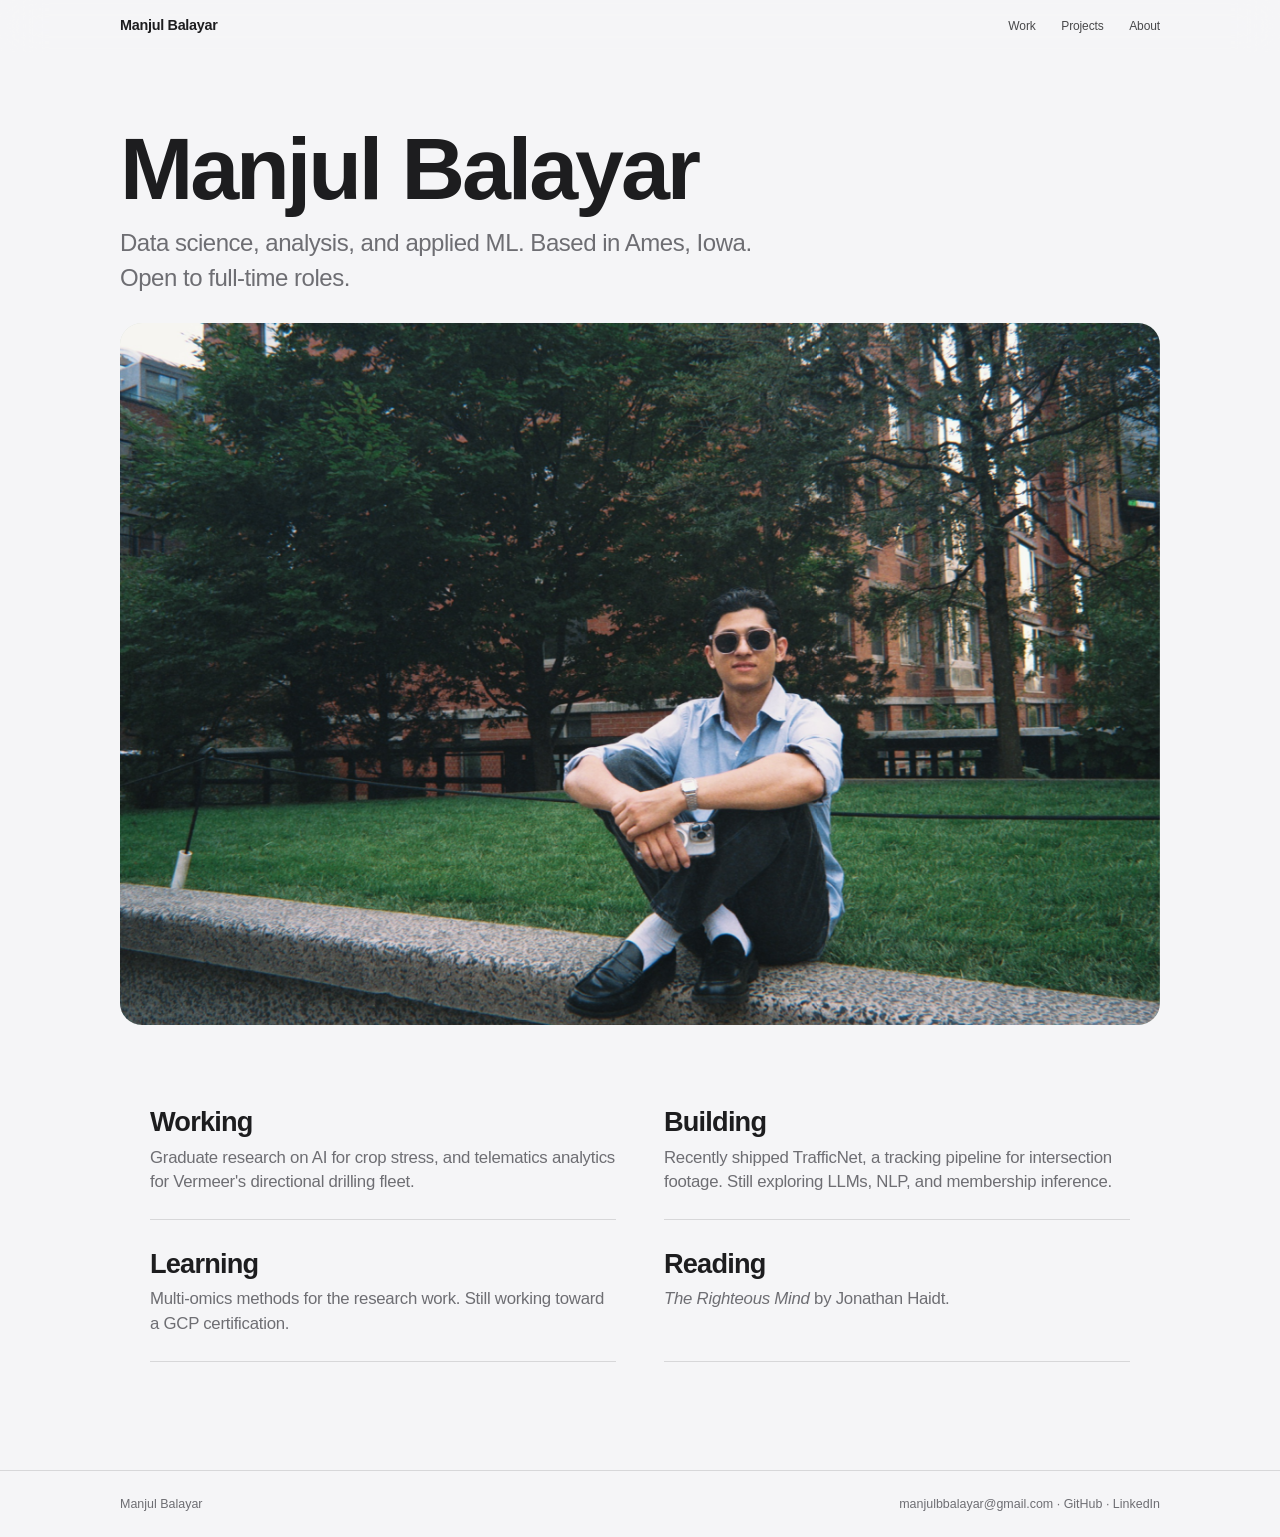
<file: index.html>
<!DOCTYPE html>
<html lang="en">
  <head>
    <meta charset="UTF-8" />
    <meta name="viewport" content="width=device-width, initial-scale=1.0" />
    <title>Manjul Balayar</title>
    <meta name="description" content="Data scientist and AI graduate student at Iowa State. I work on pipelines, analytics, and machine learning." />
    <meta property="og:title" content="Manjul Balayar" />
    <meta property="og:description" content="Data scientist and AI graduate student. Pipelines, analytics, and machine learning." />
    <meta property="og:image" content="me.jpg" />
    <script>document.documentElement.classList.add("js");</script>
    <link rel="stylesheet" href="style.css?v=3" />
  </head>
  <body>
    <a class="skip" href="#main">Skip to content</a>

    <header>
      <nav>
        <a class="nav-name" href="index.html">Manjul Balayar</a>
        <button class="nav-toggle" type="button" aria-label="Menu" aria-expanded="false">
          <span></span><span></span>
        </button>
        <ul class="nav-links">
          <li><a href="work.html">Work</a></li>
          <li><a href="projects.html">Projects</a></li>
          <li><a href="about.html">About</a></li>
        </ul>
      </nav>
    </header>

    <main id="main">
      <section class="intro">
        <h1 class="rise">Manjul Balayar</h1>
        <p class="lede rise rise-2">Data science, analysis, and applied ML. Based in Ames, Iowa. Open to full-time roles.</p>
      </section>

      <figure class="portrait rise rise-4">
        <div class="portrait-clip">
          <img
            src="me.jpg"
            alt="Manjul Balayar sitting on a ledge outdoors, holding a camera"
            width="1600"
            height="1067"
            fetchpriority="high"
          />
        </div>
      </figure>

      <section class="section now-section wrap">
        <ul class="now-list">
          <li class="reveal">
            <h2>Working</h2>
            <p>Graduate research on AI for crop stress, and telematics analytics for Vermeer's directional drilling fleet.</p>
          </li>
          <li class="reveal">
            <h2>Building</h2>
            <p>Recently shipped TrafficNet, a tracking pipeline for intersection footage. Still exploring LLMs, NLP, and membership inference.</p>
          </li>
          <li class="reveal">
            <h2>Learning</h2>
            <p>Multi-omics methods for the research work. Still working toward a GCP certification.</p>
          </li>
          <li class="reveal">
            <h2>Reading</h2>
            <p><em>The Righteous Mind</em> by Jonathan Haidt.</p>
          </li>
        </ul>
      </section>
    </main>

    <footer>
      <div class="footer-inner">
        <p>Manjul Balayar</p>
        <p>
          <a href="mailto:manjulbbalayar@gmail.com">manjulbbalayar@gmail.com</a>
          ·
          <a href="https://github.com/ManjulBalayar" target="_blank" rel="noopener">GitHub</a>
          ·
          <a href="https://www.linkedin.com/in/manjul-balayar-b77b04251/" target="_blank" rel="noopener">LinkedIn</a>
        </p>
      </div>
    </footer>

    <script src="app.js?v=3"></script>
  </body>
</html>
</file>
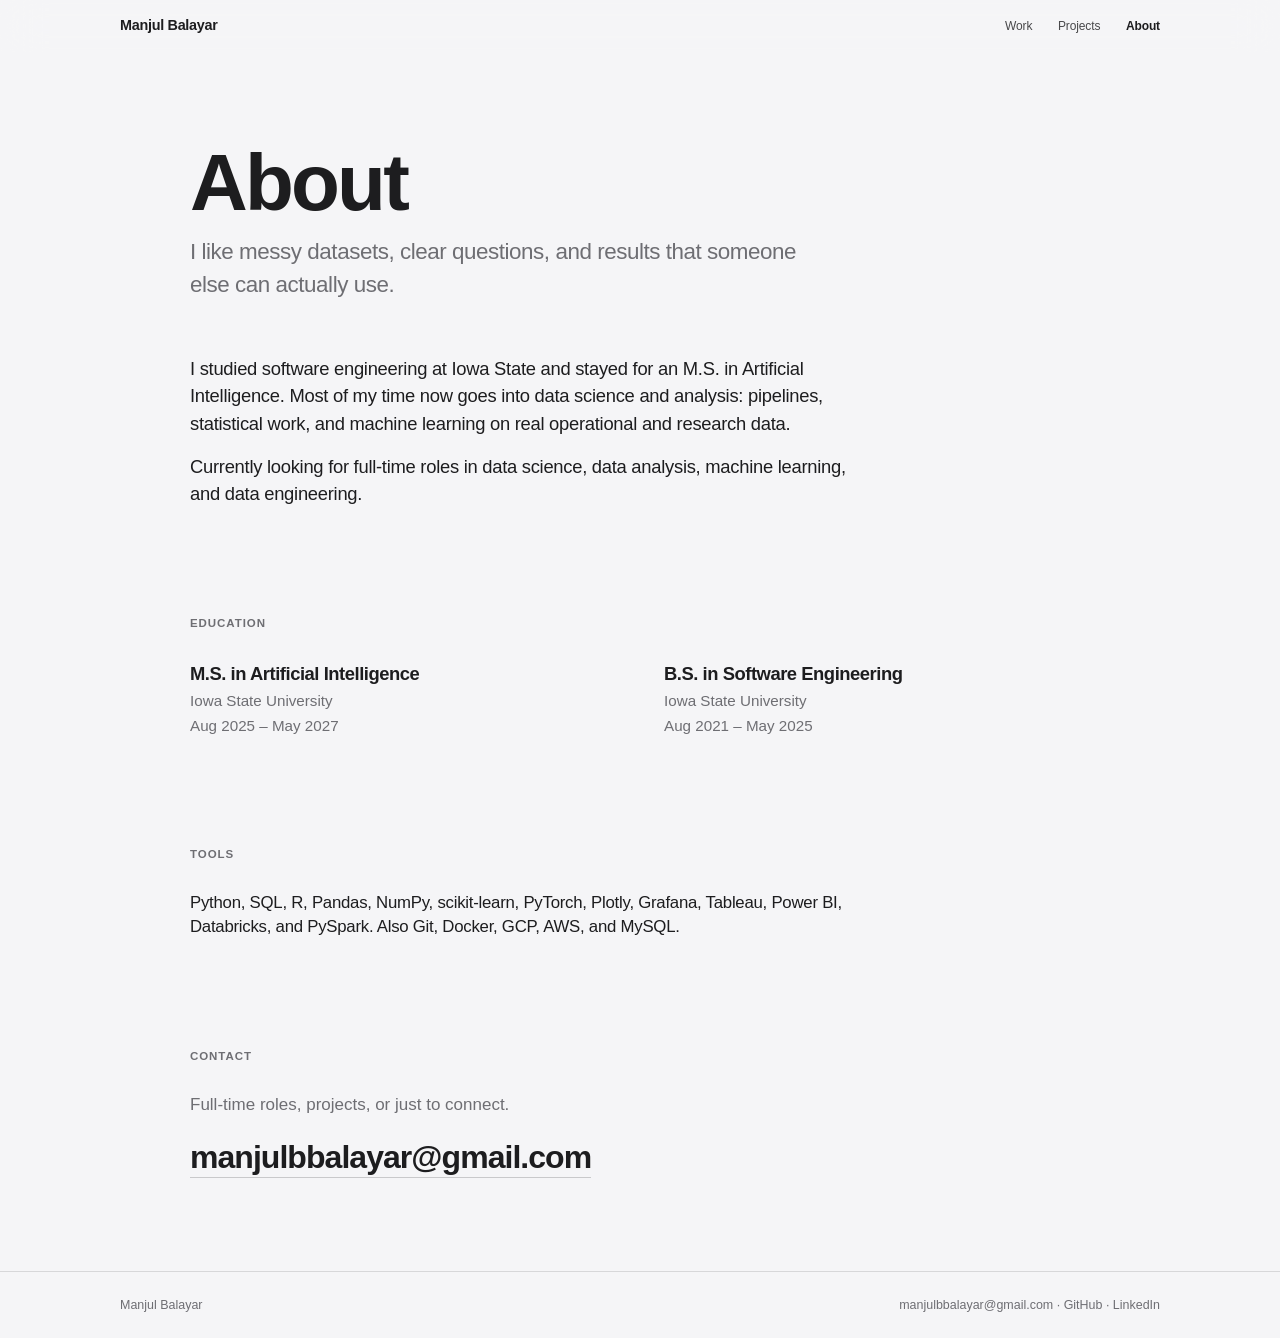
<file: about.html>
<!DOCTYPE html>
<html lang="en">
  <head>
    <meta charset="UTF-8" />
    <meta name="viewport" content="width=device-width, initial-scale=1.0" />
    <title>About · Manjul Balayar</title>
    <meta name="description" content="About Manjul Balayar, data scientist and AI graduate student at Iowa State University." />
    <script>document.documentElement.classList.add("js");</script>
    <link rel="stylesheet" href="style.css?v=3" />
  </head>
  <body>
    <a class="skip" href="#main">Skip to content</a>

    <header>
      <nav>
        <a class="nav-name" href="index.html">Manjul Balayar</a>
        <button class="nav-toggle" type="button" aria-label="Menu" aria-expanded="false">
          <span></span><span></span>
        </button>
        <ul class="nav-links">
          <li><a href="work.html">Work</a></li>
          <li><a href="projects.html">Projects</a></li>
          <li><a class="is-active" href="about.html">About</a></li>
        </ul>
      </nav>
    </header>

    <main id="main">
      <div class="wrap">
        <section class="page-intro">
          <h1 class="rise">About</h1>
          <p class="lede rise rise-2">I like messy datasets, clear questions, and results that someone else can actually use.</p>
        </section>

        <section class="section">
          <div class="prose reveal">
            <p>I studied software engineering at Iowa State and stayed for an M.S. in Artificial Intelligence. Most of my time now goes into data science and analysis: pipelines, statistical work, and machine learning on real operational and research data.</p>
            <p>Currently looking for full-time roles in data science, data analysis, machine learning, and data engineering.</p>
          </div>
        </section>

        <section class="section">
          <span class="section-label reveal">Education</span>
          <div class="edu">
            <div class="reveal">
              <h3>M.S. in Artificial Intelligence</h3>
              <p>Iowa State University</p>
              <p>Aug 2025 – May 2027</p>
            </div>
            <div class="reveal">
              <h3>B.S. in Software Engineering</h3>
              <p>Iowa State University</p>
              <p>Aug 2021 – May 2025</p>
            </div>
          </div>
        </section>

        <section class="section">
          <span class="section-label reveal">Tools</span>
          <p class="skills-copy reveal">Python, SQL, R, Pandas, NumPy, scikit-learn, PyTorch, Plotly, Grafana, Tableau, Power BI, Databricks, and PySpark. Also Git, Docker, GCP, AWS, and MySQL.</p>
        </section>

        <section class="contact-block">
          <span class="section-label reveal">Contact</span>
          <p class="contact-note reveal">Full-time roles, projects, or just to connect.</p>
          <a class="reveal" href="mailto:manjulbbalayar@gmail.com">manjulbbalayar@gmail.com</a>
        </section>
      </div>
    </main>

    <footer>
      <div class="footer-inner">
        <p>Manjul Balayar</p>
        <p>
          <a href="mailto:manjulbbalayar@gmail.com">manjulbbalayar@gmail.com</a>
          ·
          <a href="https://github.com/ManjulBalayar" target="_blank" rel="noopener">GitHub</a>
          ·
          <a href="https://www.linkedin.com/in/manjul-balayar-b77b04251/" target="_blank" rel="noopener">LinkedIn</a>
        </p>
      </div>
    </footer>

    <script src="app.js?v=3"></script>
  </body>
</html>
</file>
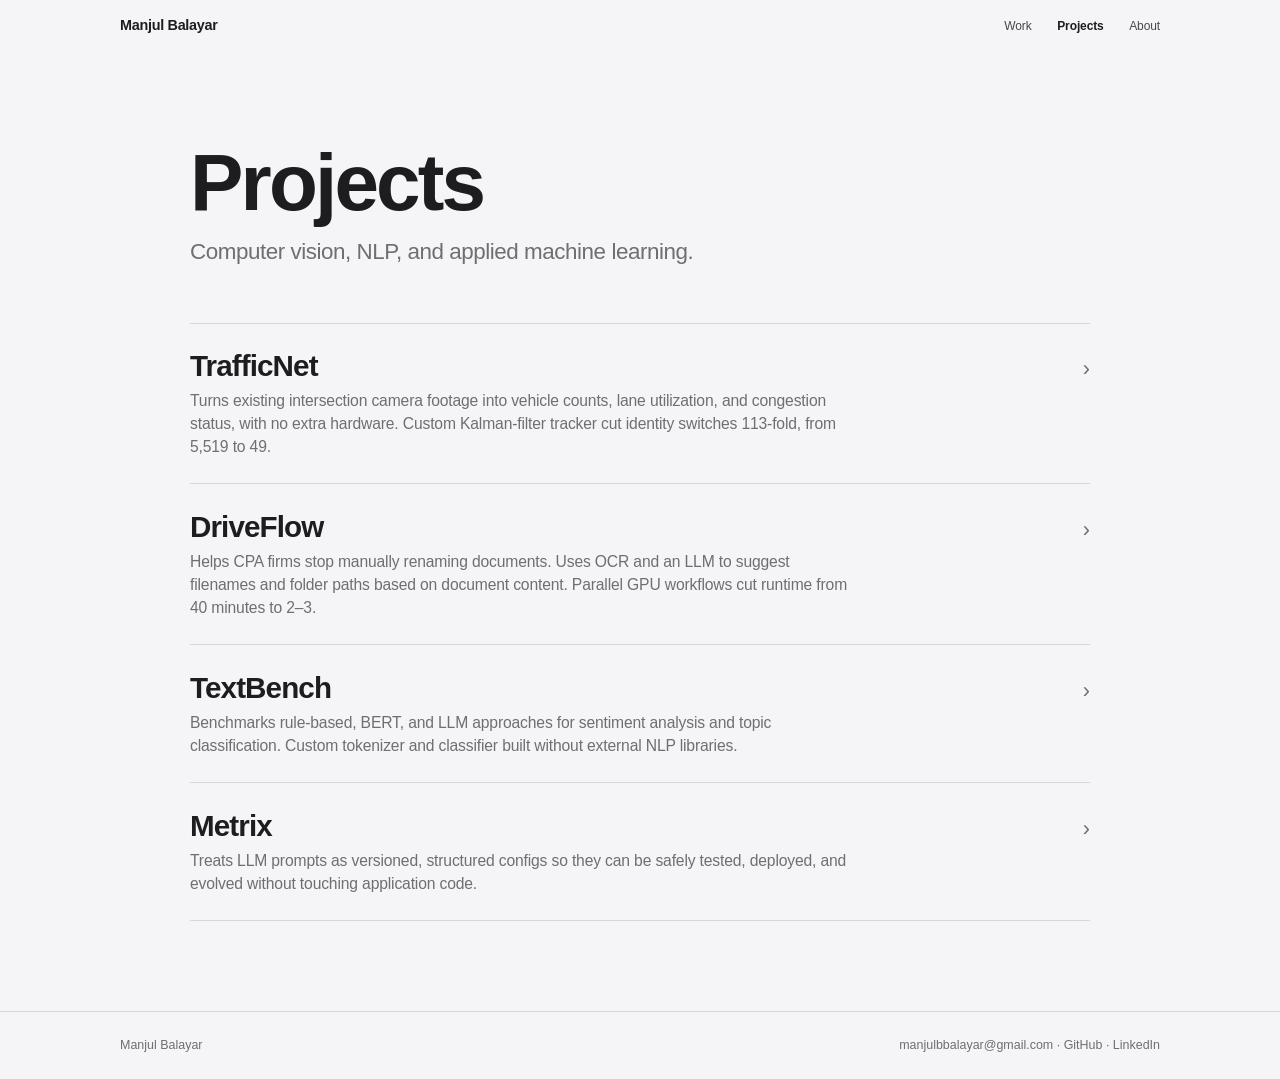
<file: projects.html>
<!DOCTYPE html>
<html lang="en">
  <head>
    <meta charset="UTF-8" />
    <meta name="viewport" content="width=device-width, initial-scale=1.0" />
    <title>Projects · Manjul Balayar</title>
    <meta name="description" content="Selected projects in computer vision, document automation, NLP, and LLM systems." />
    <script>document.documentElement.classList.add("js");</script>
    <link rel="stylesheet" href="style.css?v=3" />
  </head>
  <body>
    <a class="skip" href="#main">Skip to content</a>

    <header>
      <nav>
        <a class="nav-name" href="index.html">Manjul Balayar</a>
        <button class="nav-toggle" type="button" aria-label="Menu" aria-expanded="false">
          <span></span><span></span>
        </button>
        <ul class="nav-links">
          <li><a href="work.html">Work</a></li>
          <li><a class="is-active" href="projects.html">Projects</a></li>
          <li><a href="about.html">About</a></li>
        </ul>
      </nav>
    </header>

    <main id="main">
      <div class="wrap">
        <section class="page-intro">
          <h1 class="rise">Projects</h1>
          <p class="lede rise rise-2">Computer vision, NLP, and applied machine learning.</p>
        </section>

        <div class="row-list page-end">
          <a class="row-link reveal" id="trafficnet" href="https://github.com/ManjulBalayar/TrafficNet" target="_blank" rel="noopener">
            <div>
              <h2>TrafficNet</h2>
              <p>Turns existing intersection camera footage into vehicle counts, lane utilization, and congestion status, with no extra hardware. Custom Kalman-filter tracker cut identity switches 113-fold, from 5,519 to 49.</p>
            </div>
            <span class="chev" aria-hidden="true">›</span>
          </a>

          <a class="row-link reveal" href="https://driveflow.dev/" target="_blank" rel="noopener">
            <div>
              <h2>DriveFlow</h2>
              <p>Helps CPA firms stop manually renaming documents. Uses OCR and an LLM to suggest filenames and folder paths based on document content. Parallel GPU workflows cut runtime from 40 minutes to 2–3.</p>
            </div>
            <span class="chev" aria-hidden="true">›</span>
          </a>

          <a class="row-link reveal" href="https://github.com/ManjulBalayar/TextBench" target="_blank" rel="noopener">
            <div>
              <h2>TextBench</h2>
              <p>Benchmarks rule-based, BERT, and LLM approaches for sentiment analysis and topic classification. Custom tokenizer and classifier built without external NLP libraries.</p>
            </div>
            <span class="chev" aria-hidden="true">›</span>
          </a>

          <a class="row-link reveal" href="https://github.com/ManjulBalayar/Metrix" target="_blank" rel="noopener">
            <div>
              <h2>Metrix</h2>
              <p>Treats LLM prompts as versioned, structured configs so they can be safely tested, deployed, and evolved without touching application code.</p>
            </div>
            <span class="chev" aria-hidden="true">›</span>
          </a>
        </div>
      </div>
    </main>

    <footer>
      <div class="footer-inner">
        <p>Manjul Balayar</p>
        <p>
          <a href="mailto:manjulbbalayar@gmail.com">manjulbbalayar@gmail.com</a>
          ·
          <a href="https://github.com/ManjulBalayar" target="_blank" rel="noopener">GitHub</a>
          ·
          <a href="https://www.linkedin.com/in/manjul-balayar-b77b04251/" target="_blank" rel="noopener">LinkedIn</a>
        </p>
      </div>
    </footer>

    <script src="app.js?v=3"></script>
  </body>
</html>
</file>
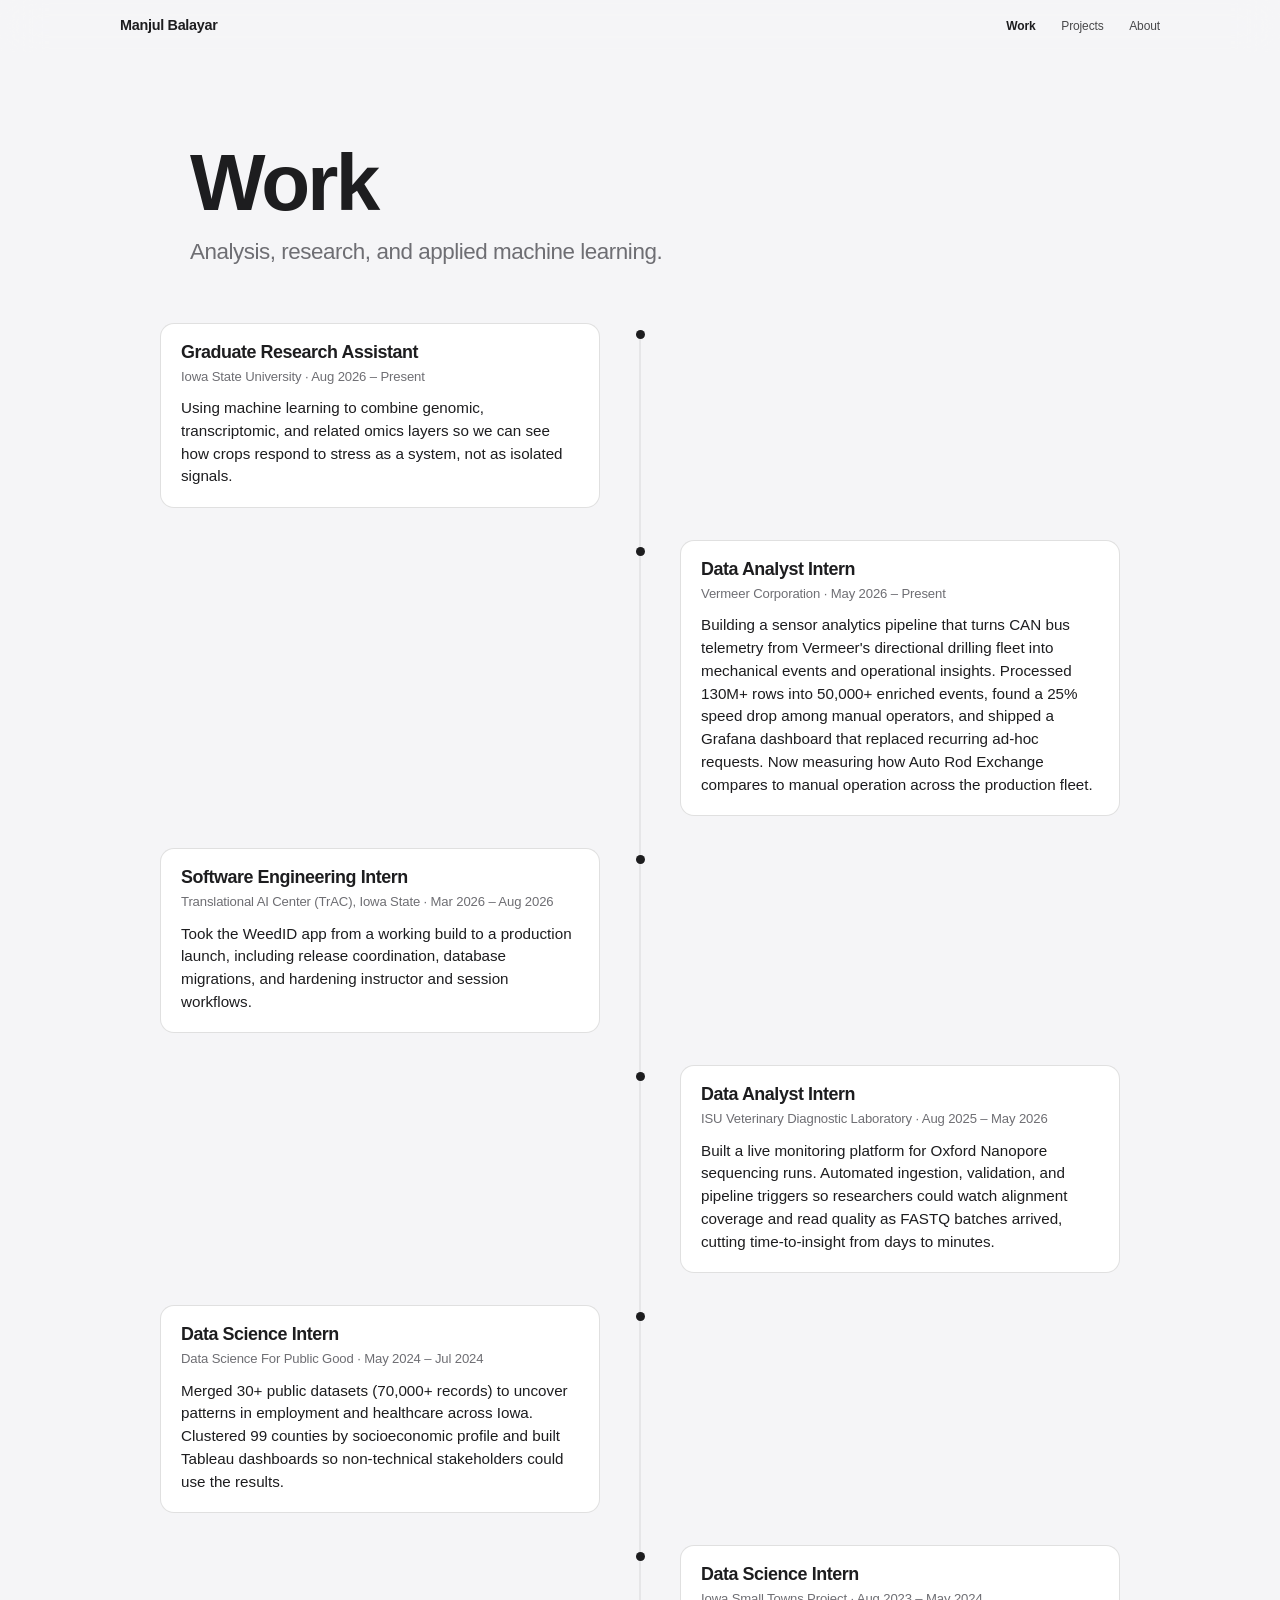
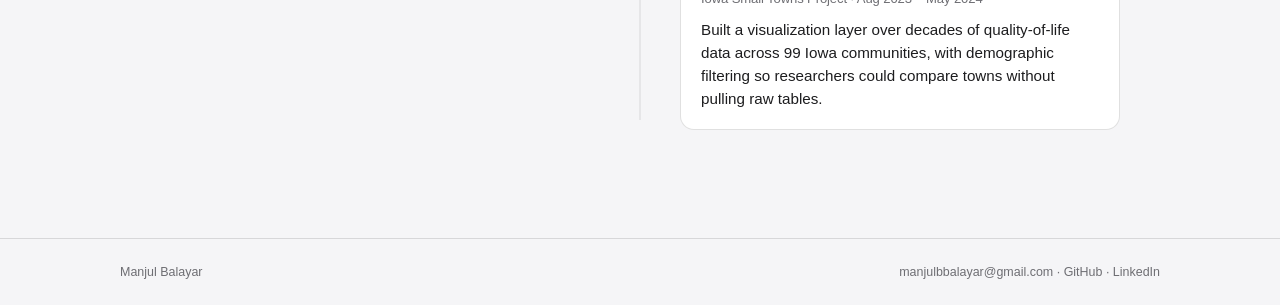
<file: work.html>
<!DOCTYPE html>
<html lang="en">
  <head>
    <meta charset="UTF-8" />
    <meta name="viewport" content="width=device-width, initial-scale=1.0" />
    <title>Work · Manjul Balayar</title>
    <meta name="description" content="Data science, analysis, and research roles." />
    <script>document.documentElement.classList.add("js");</script>
    <link rel="stylesheet" href="style.css?v=3" />
  </head>
  <body>
    <a class="skip" href="#main">Skip to content</a>

    <header>
      <nav>
        <a class="nav-name" href="index.html">Manjul Balayar</a>
        <button class="nav-toggle" type="button" aria-label="Menu" aria-expanded="false">
          <span></span><span></span>
        </button>
        <ul class="nav-links">
          <li><a class="is-active" href="work.html">Work</a></li>
          <li><a href="projects.html">Projects</a></li>
          <li><a href="about.html">About</a></li>
        </ul>
      </nav>
    </header>

    <main id="main">
      <div class="wrap">
        <section class="page-intro">
          <h1 class="rise">Work</h1>
          <p class="lede rise rise-2">Analysis, research, and applied machine learning.</p>
        </section>
      </div>

      <div class="timeline-wrap">
        <div class="timeline">

          <div class="tl-row reveal">
            <div class="tl-cell">
              <article class="tl-card">
                <h2>Graduate Research Assistant</h2>
                <p class="tl-meta">Iowa State University · Aug 2026 – Present</p>
                <p>Using machine learning to combine genomic, transcriptomic, and related omics layers so we can see how crops respond to stress as a system, not as isolated signals.</p>
              </article>
            </div>
            <div class="tl-node"></div>
            <div class="tl-cell"></div>
          </div>

          <div class="tl-row reveal">
            <div class="tl-cell"></div>
            <div class="tl-node"></div>
            <div class="tl-cell">
              <article class="tl-card">
                <h2>Data Analyst Intern</h2>
                <p class="tl-meta">Vermeer Corporation · May 2026 – Present</p>
                <p>Building a sensor analytics pipeline that turns CAN bus telemetry from Vermeer's directional drilling fleet into mechanical events and operational insights. Processed 130M+ rows into 50,000+ enriched events, found a 25% speed drop among manual operators, and shipped a Grafana dashboard that replaced recurring ad-hoc requests. Now measuring how Auto Rod Exchange compares to manual operation across the production fleet.</p>
              </article>
            </div>
          </div>

          <div class="tl-row reveal">
            <div class="tl-cell">
              <article class="tl-card">
                <h2>Software Engineering Intern</h2>
                <p class="tl-meta">Translational AI Center (TrAC), Iowa State · Mar 2026 – Aug 2026</p>
                <p>Took the WeedID app from a working build to a production launch, including release coordination, database migrations, and hardening instructor and session workflows.</p>
              </article>
            </div>
            <div class="tl-node"></div>
            <div class="tl-cell"></div>
          </div>

          <div class="tl-row reveal">
            <div class="tl-cell"></div>
            <div class="tl-node"></div>
            <div class="tl-cell">
              <article class="tl-card">
                <h2>Data Analyst Intern</h2>
                <p class="tl-meta">ISU Veterinary Diagnostic Laboratory · Aug 2025 – May 2026</p>
                <p>Built a live monitoring platform for Oxford Nanopore sequencing runs. Automated ingestion, validation, and pipeline triggers so researchers could watch alignment coverage and read quality as FASTQ batches arrived, cutting time-to-insight from days to minutes.</p>
              </article>
            </div>
          </div>

          <div class="tl-row reveal">
            <div class="tl-cell">
              <article class="tl-card">
                <h2>Data Science Intern</h2>
                <p class="tl-meta">Data Science For Public Good · May 2024 – Jul 2024</p>
                <p>Merged 30+ public datasets (70,000+ records) to uncover patterns in employment and healthcare across Iowa. Clustered 99 counties by socioeconomic profile and built Tableau dashboards so non-technical stakeholders could use the results.</p>
              </article>
            </div>
            <div class="tl-node"></div>
            <div class="tl-cell"></div>
          </div>

          <div class="tl-row reveal">
            <div class="tl-cell"></div>
            <div class="tl-node"></div>
            <div class="tl-cell">
              <article class="tl-card">
                <h2>Data Science Intern</h2>
                <p class="tl-meta">Iowa Small Towns Project · Aug 2023 – May 2024</p>
                <p>Built a visualization layer over decades of quality-of-life data across 99 Iowa communities, with demographic filtering so researchers could compare towns without pulling raw tables.</p>
              </article>
            </div>
          </div>

        </div>
      </div>
    </main>

    <footer>
      <div class="footer-inner">
        <p>Manjul Balayar</p>
        <p>
          <a href="mailto:manjulbbalayar@gmail.com">manjulbbalayar@gmail.com</a>
          ·
          <a href="https://github.com/ManjulBalayar" target="_blank" rel="noopener">GitHub</a>
          ·
          <a href="https://www.linkedin.com/in/manjul-balayar-b77b04251/" target="_blank" rel="noopener">LinkedIn</a>
        </p>
      </div>
    </footer>

    <script src="app.js?v=3"></script>
  </body>
</html>
</file>
<file: style.css>
*,
*::before,
*::after {
  box-sizing: border-box;
  margin: 0;
  padding: 0;
}

:root {
  --bg: #f5f5f7;
  --surface: #ffffff;
  --text: #1d1d1f;
  --muted: #6e6e73;
  --hairline: rgba(0, 0, 0, 0.12);
  --nav-h: 52px;
  --pad: clamp(1.25rem, 4vw, 2.5rem);
  --measure: 980px;
  --ease: cubic-bezier(0.22, 1, 0.36, 1);
}

html {
  scroll-behavior: smooth;
  scroll-padding-top: calc(var(--nav-h) + 1.25rem);
  background: var(--bg);
  color-scheme: light;
}

body {
  font-family: -apple-system, BlinkMacSystemFont, "SF Pro Text", "SF Pro Display",
    "Helvetica Neue", Helvetica, Arial, sans-serif;
  font-size: 17px;
  line-height: 1.47;
  color: var(--text);
  background: var(--bg);
  -webkit-font-smoothing: antialiased;
  -moz-osx-font-smoothing: grayscale;
  text-rendering: optimizeLegibility;
}

img {
  max-width: 100%;
  display: block;
}

a {
  color: inherit;
  text-decoration: none;
}

button {
  font: inherit;
  color: inherit;
  background: none;
  border: none;
  cursor: pointer;
}

.skip {
  position: absolute;
  left: 12px;
  top: -40px;
  z-index: 100;
  padding: 0.4rem 0.7rem;
  background: var(--text);
  color: #fff;
  border-radius: 6px;
}

.skip:focus {
  top: 12px;
}

/* ─── Nav ─────────────────────────────────────────────────── */
header {
  position: sticky;
  top: 0;
  z-index: 50;
  height: var(--nav-h);
  background: rgba(245, 245, 247, 0.72);
  backdrop-filter: saturate(180%) blur(20px);
  -webkit-backdrop-filter: saturate(180%) blur(20px);
  border-bottom: 1px solid transparent;
  transition: border-color 0.35s var(--ease), background 0.35s var(--ease);
}

header.is-scrolled {
  border-bottom-color: var(--hairline);
  background: rgba(245, 245, 247, 0.86);
}

nav {
  max-width: 1120px;
  height: 100%;
  margin: 0 auto;
  padding: 0 var(--pad);
  display: flex;
  align-items: center;
  justify-content: space-between;
  gap: 1.5rem;
}

.nav-name {
  font-size: 0.9rem;
  font-weight: 600;
  letter-spacing: -0.02em;
  flex-shrink: 0;
}

.nav-name:hover {
  opacity: 0.65;
}

.nav-links {
  list-style: none;
  display: flex;
  align-items: center;
  gap: 1.6rem;
}

.nav-links a {
  font-size: 0.75rem;
  font-weight: 400;
  color: var(--text);
  opacity: 0.8;
  letter-spacing: -0.01em;
  transition: opacity 0.2s;
}

.nav-links a:hover,
.nav-links a.is-active {
  opacity: 1;
}

.nav-links a.is-active {
  font-weight: 600;
}

.nav-toggle {
  display: none;
  width: 28px;
  height: 28px;
  position: relative;
}

.nav-toggle span {
  position: absolute;
  left: 6px;
  right: 6px;
  height: 1px;
  background: var(--text);
  transition: transform 0.3s var(--ease), top 0.3s var(--ease), opacity 0.2s;
}

.nav-toggle span:first-child {
  top: 10px;
}

.nav-toggle span:last-child {
  top: 17px;
}

body.nav-open .nav-toggle span:first-child {
  top: 13.5px;
  transform: rotate(40deg);
}

body.nav-open .nav-toggle span:last-child {
  top: 13.5px;
  transform: rotate(-40deg);
}

body.nav-open {
  overflow: hidden;
}

/* ─── Layout ──────────────────────────────────────────────── */
main {
  min-height: calc(100vh - var(--nav-h) - 88px);
}

.wrap {
  max-width: var(--measure);
  margin: 0 auto;
  padding: 0 var(--pad);
}

/* ─── Home intro ──────────────────────────────────────────── */
.intro {
  padding: clamp(2.5rem, 8vh, 5.5rem) var(--pad) 1.75rem;
  max-width: 1120px;
  margin: 0 auto;
}

.intro h1 {
  font-size: clamp(2.6rem, 7.2vw, 5.5rem);
  font-weight: 600;
  letter-spacing: -0.035em;
  line-height: 1.02;
  margin-bottom: 0.7rem;
}

.intro .lede {
  font-size: clamp(1.15rem, 2.2vw, 1.5rem);
  font-weight: 400;
  color: var(--muted);
  letter-spacing: -0.02em;
  max-width: 28em;
}

/* ─── Portrait ────────────────────────────────────────────── */
.portrait {
  max-width: 1120px;
  margin: 0 auto;
  padding: 0 var(--pad);
}

.portrait-clip {
  overflow: hidden;
  border-radius: 22px;
  height: min(78vh, 760px);
  background: #d7ddd4;
}

.portrait-clip img {
  width: 100%;
  height: 100%;
  object-fit: cover;
  object-position: 58% 70%;
  transform: scale(1);
  transform-origin: 58% 70%;
  will-change: transform;
}

/* ─── Statement / sections ────────────────────────────────── */
.statement {
  padding: clamp(4.5rem, 14vh, 8rem) var(--pad);
  max-width: 1120px;
  margin: 0 auto;
}

.statement p {
  font-size: clamp(1.6rem, 3.6vw, 2.75rem);
  font-weight: 600;
  letter-spacing: -0.03em;
  line-height: 1.15;
  max-width: 16em;
}

.statement .quiet {
  margin-top: 1.25rem;
  font-size: clamp(1.05rem, 1.6vw, 1.25rem);
  font-weight: 400;
  color: var(--muted);
  letter-spacing: -0.02em;
  line-height: 1.4;
}

.section {
  padding: 0 0 clamp(4.5rem, 12vh, 7rem);
}

.section-label {
  display: block;
  font-size: 0.72rem;
  font-weight: 600;
  letter-spacing: 0.08em;
  text-transform: uppercase;
  color: var(--muted);
  margin-bottom: 1.75rem;
}

/* ─── Now ─────────────────────────────────────────────────── */
.now-section {
  padding-top: clamp(3.25rem, 9vh, 5.5rem);
}

.now-list {
  list-style: none;
  display: grid;
  gap: 1.75rem 3rem;
  grid-template-columns: 1fr 1fr;
}

.now-list li {
  max-width: 32em;
  padding-bottom: 1.5rem;
  border-bottom: 1px solid var(--hairline);
}

.now-list h2 {
  font-size: clamp(1.35rem, 2.3vw, 1.7rem);
  font-weight: 700;
  letter-spacing: -0.03em;
  line-height: 1.15;
  color: var(--text);
  margin-bottom: 0.5rem;
}

.now-list p {
  font-size: 1.05rem;
  letter-spacing: -0.015em;
  color: var(--muted);
}

.now-list em {
  font-style: italic;
}

.now-list li:nth-child(2).reveal { transition-delay: 0.08s; }
.now-list li:nth-child(3).reveal { transition-delay: 0.16s; }
.now-list li:nth-child(4).reveal { transition-delay: 0.24s; }

/* ─── Selected / project rows ─────────────────────────────── */
.row-list {
  list-style: none;
  border-top: 1px solid var(--hairline);
}

.row-link {
  display: grid;
  grid-template-columns: minmax(0, 1fr) auto;
  gap: 1.25rem 2rem;
  align-items: baseline;
  padding: 1.6rem 0;
  border-bottom: 1px solid var(--hairline);
  scroll-margin-top: calc(var(--nav-h) + 1.5rem);
  transition: opacity 0.25s;
}

.row-link:hover {
  opacity: 0.55;
}

.row-link h2,
.row-link h3 {
  font-size: clamp(1.35rem, 2.4vw, 1.85rem);
  font-weight: 600;
  letter-spacing: -0.03em;
  line-height: 1.15;
  margin-bottom: 0.35rem;
}

.row-link p {
  font-size: 0.98rem;
  color: var(--muted);
  max-width: 42em;
  letter-spacing: -0.01em;
}

.chev {
  font-size: 1.35rem;
  line-height: 1;
  color: var(--muted);
  transform: translateX(0);
  transition: transform 0.35s var(--ease), color 0.25s;
}

.row-link:hover .chev {
  transform: translateX(5px);
  color: var(--text);
}

.more {
  display: inline-flex;
  align-items: center;
  gap: 0.35rem;
  margin-top: 1.75rem;
  font-size: 1.05rem;
  font-weight: 600;
  letter-spacing: -0.02em;
}

.more .chev {
  color: inherit;
  font-size: 1.2rem;
}

.more:hover {
  opacity: 0.55;
}

/* ─── Inner page intro ────────────────────────────────────── */
.page-intro {
  padding: clamp(3rem, 10vh, 6rem) 0 clamp(2.5rem, 6vh, 3.5rem);
}

.page-intro h1 {
  font-size: clamp(2.8rem, 7vw, 5rem);
  font-weight: 600;
  letter-spacing: -0.035em;
  line-height: 1.02;
  margin-bottom: 0.75rem;
}

.page-intro .lede {
  font-size: clamp(1.15rem, 2vw, 1.4rem);
  color: var(--muted);
  letter-spacing: -0.02em;
  max-width: 28em;
}

/* ─── Work timeline ───────────────────────────────────────── */
.timeline-wrap {
  max-width: 1040px;
  margin: 0 auto;
  padding: 0 var(--pad) clamp(4.5rem, 12vh, 7rem);
}

.timeline {
  position: relative;
}

.timeline::before {
  content: "";
  position: absolute;
  left: 50%;
  transform: translateX(-50%);
  top: 10px;
  bottom: 10px;
  width: 1px;
  background: var(--hairline);
}

.tl-row {
  display: grid;
  grid-template-columns: 1fr 2rem 1fr;
  align-items: start;
  margin-bottom: 2rem;
}

.tl-row:last-child {
  margin-bottom: 0;
}

.tl-node {
  width: 9px;
  height: 9px;
  border-radius: 50%;
  background: var(--text);
  margin: 0.45rem auto 0;
  position: relative;
  z-index: 1;
  flex-shrink: 0;
}

.tl-cell {
  min-width: 0;
}

.tl-row .tl-cell:first-child {
  padding-right: 1.5rem;
}

.tl-row .tl-cell:last-child {
  padding-left: 1.5rem;
}

.tl-card {
  background: var(--surface);
  border: 1px solid var(--hairline);
  border-radius: 14px;
  padding: 1.15rem 1.25rem;
  transition: box-shadow 0.3s var(--ease);
}

.tl-card:hover {
  box-shadow: 0 12px 32px rgba(0, 0, 0, 0.06);
}

.tl-card h2 {
  font-size: 1.12rem;
  font-weight: 600;
  letter-spacing: -0.025em;
  line-height: 1.2;
  margin-bottom: 0.2rem;
}

.tl-meta {
  font-size: 0.82rem;
  color: var(--muted);
  margin-bottom: 0.7rem;
  letter-spacing: -0.01em;
}

.tl-card p:last-child {
  font-size: 0.95rem;
  color: var(--text);
  line-height: 1.5;
}

/* ─── About ───────────────────────────────────────────────── */
.prose {
  font-size: 1.15rem;
  letter-spacing: -0.015em;
  max-width: 36em;
}

.prose p + p {
  margin-top: 1rem;
}

.edu {
  display: grid;
  grid-template-columns: 1fr 1fr;
  gap: 2rem 3rem;
  margin-top: 0.5rem;
}

.edu h3 {
  font-size: 1.15rem;
  font-weight: 600;
  letter-spacing: -0.025em;
}

.edu p {
  color: var(--muted);
  font-size: 0.95rem;
  margin-top: 0.2rem;
}

.skills-copy {
  max-width: 40em;
  font-size: 1.05rem;
  color: var(--text);
  letter-spacing: -0.015em;
}

.skills-copy + .skills-copy {
  margin-top: 0.85rem;
}

.page-end {
  padding-bottom: clamp(4rem, 10vh, 7rem);
}

.contact-block {
  padding-bottom: clamp(4rem, 10vh, 7rem);
}

.contact-note {
  color: var(--muted);
  margin-bottom: 1rem;
}

.contact-block a {
  font-size: clamp(1.4rem, 3vw, 2rem);
  font-weight: 600;
  letter-spacing: -0.03em;
  border-bottom: 1.5px solid rgba(0, 0, 0, 0.18);
  padding-bottom: 0.08em;
  transition: border-color 0.2s, opacity 0.2s;
}

.contact-block a:hover {
  border-color: var(--text);
}

/* ─── Footer ──────────────────────────────────────────────── */
footer {
  border-top: 1px solid var(--hairline);
}

.footer-inner {
  max-width: 1120px;
  margin: 0 auto;
  padding: 1.5rem var(--pad);
  display: flex;
  justify-content: space-between;
  gap: 1rem;
  flex-wrap: wrap;
  font-size: 0.78rem;
  color: var(--muted);
}

footer a:hover {
  color: var(--text);
}

/* ─── Motion ──────────────────────────────────────────────── */
.rise {
  opacity: 0;
  transform: translateY(28px);
  animation: rise 1s var(--ease) forwards;
}

.rise-2 { animation-delay: 0.12s; }
.rise-3 { animation-delay: 0.24s; }
.rise-4 { animation-delay: 0.4s; }

@keyframes rise {
  to {
    opacity: 1;
    transform: none;
  }
}

.js .reveal {
  opacity: 0;
  transform: translateY(32px);
  transition: opacity 0.9s var(--ease), transform 0.9s var(--ease);
}

.reveal.is-in {
  opacity: 1;
  transform: none;
}

/* ─── Responsive ──────────────────────────────────────────── */
@media (max-width: 720px) {
  .nav-toggle {
    display: block;
    z-index: 60;
  }

  .nav-links {
    position: fixed;
    inset: 0;
    background: rgba(245, 245, 247, 0.96);
    backdrop-filter: blur(24px);
    -webkit-backdrop-filter: blur(24px);
    flex-direction: column;
    justify-content: center;
    gap: 1.75rem;
    opacity: 0;
    pointer-events: none;
    transition: opacity 0.35s var(--ease);
  }

  .nav-links a {
    font-size: 1.6rem;
    font-weight: 600;
    letter-spacing: -0.03em;
    opacity: 1;
  }

  body.nav-open .nav-links {
    opacity: 1;
    pointer-events: auto;
  }

  .portrait-clip {
    height: min(64vh, 520px);
    border-radius: 16px;
  }

  .now-list,
  .edu {
    grid-template-columns: 1fr;
  }

  .tl-row {
    grid-template-columns: 1fr;
  }

  .tl-row .tl-cell:first-child,
  .tl-row .tl-cell:last-child {
    padding: 0;
  }

  .tl-node,
  .timeline::before {
    display: none;
  }

  .tl-row .tl-cell:empty {
    display: none;
  }

  .row-link {
    grid-template-columns: minmax(0, 1fr) 1.25rem;
    padding: 1.35rem 0;
  }
}

@media (prefers-reduced-motion: reduce) {
  html {
    scroll-behavior: auto;
  }

  .rise,
  .reveal {
    animation: none;
    transition: none;
    opacity: 1;
    transform: none;
  }

  .portrait-clip img {
    will-change: auto;
  }
}
</file>
